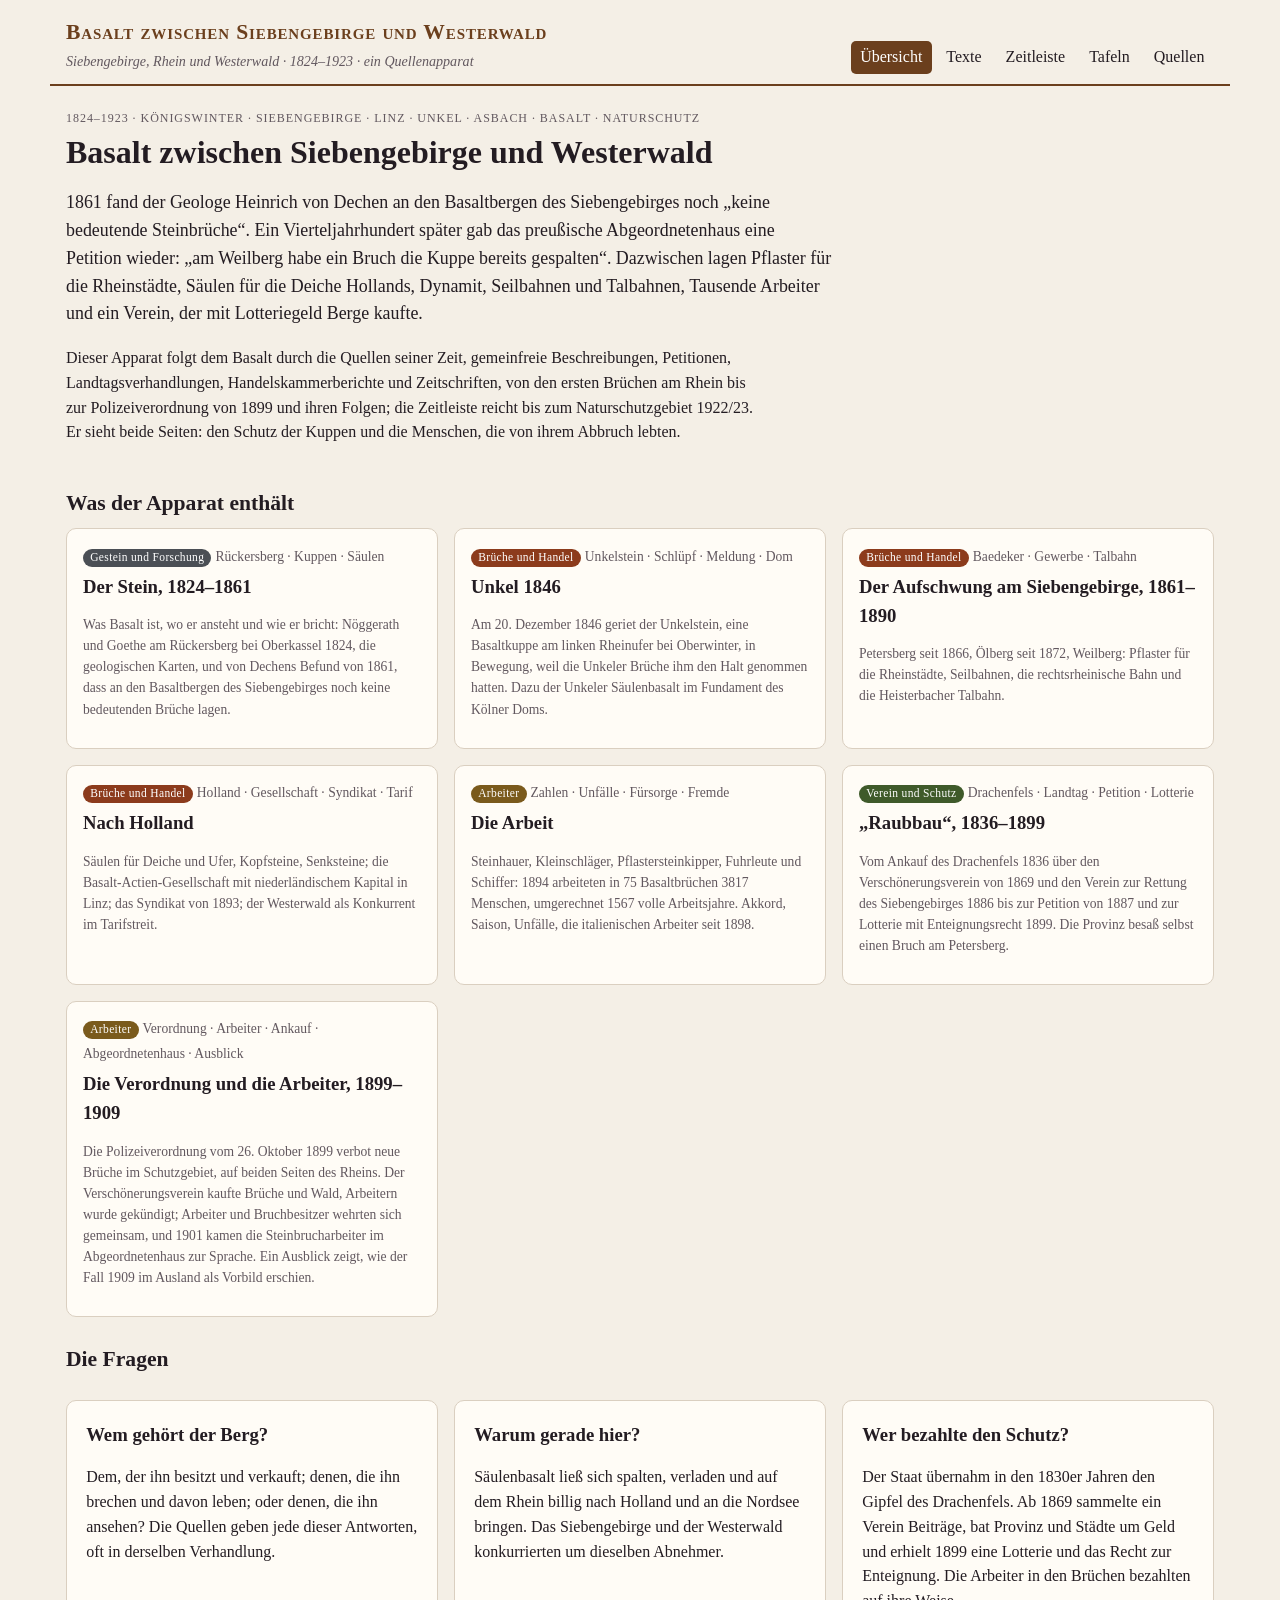
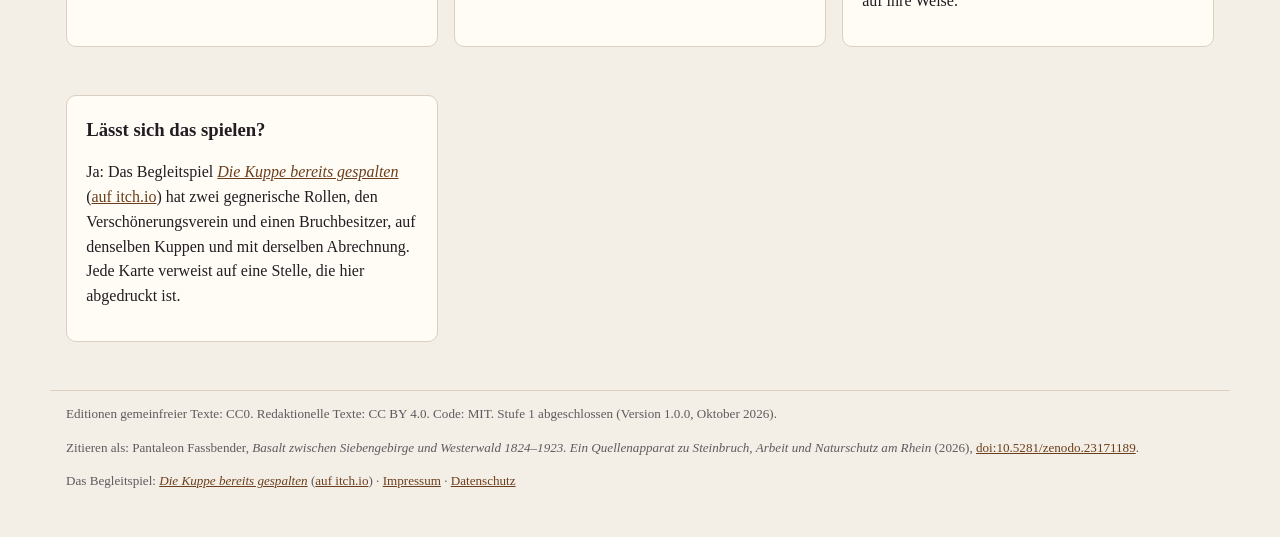
<file: index.html>
<!doctype html>
<html lang="de">
<head>
<meta charset="utf-8">
<meta name="viewport" content="width=device-width, initial-scale=1">
<title>Basalt zwischen Siebengebirge und Westerwald 1824–1923</title>
<meta name="description" content="Ein Quellenapparat zum Basaltabbau zwischen Siebengebirge und Westerwald, 1824–1923: Brüche, Holland, Arbeiter und die Rettung des Siebengebirges, in gemeinfreien Petitionen, Landtagsverhandlungen, Handelskammerberichten und Zeitschriften.">
<meta property="og:type" content="website">
<meta property="og:title" content="Basalt zwischen Siebengebirge und Westerwald 1824–1923">
<meta property="og:description" content="„Am Weilberg habe ein Bruch die Kuppe bereits gespalten“: der Basalt am Rhein in seinen Quellen.">
<link rel="stylesheet" href="style.css">
</head>
<body>
<header class="top">
  <a class="brand" href="#/">
    <strong>Basalt zwischen Siebengebirge und Westerwald</strong>
    <em>Siebengebirge, Rhein und Westerwald · 1824–1923 · ein Quellenapparat</em>
  </a>
  <nav>
    <a href="#/">Übersicht</a>
    <a href="#/texts">Texte</a>
    <a href="#/compare" id="navCompare" hidden>Vergleich</a>
    <a href="#/timeline">Zeitleiste</a>
    <a href="#/plates" id="navPlates" hidden>Tafeln</a>
    <a href="#/sources">Quellen</a>
  </nav>
</header>
<main id="view" aria-live="polite"></main>
<footer>
  <p>Editionen gemeinfreier Texte: CC0. Redaktionelle Texte: CC BY 4.0. Code: MIT. Stufe 1 abgeschlossen (Version 1.0.0, Oktober 2026).</p>
  <p>Zitieren als: Pantaleon Fassbender, <em>Basalt zwischen Siebengebirge und Westerwald 1824–1923. Ein Quellenapparat zu Steinbruch, Arbeit und Naturschutz am Rhein</em> (2026), <a href="https://doi.org/10.5281/zenodo.23171189">doi:10.5281/zenodo.23171189</a>.</p>
  <p>Das Begleitspiel: <a href="https://die-kuppe-bereits-gespalten.netlify.app/" target="_blank" rel="noopener"><em>Die Kuppe bereits gespalten</em></a> (<a href="https://leofassb.itch.io/die-kuppe-bereits-gespalten" target="_blank" rel="noopener">auf itch.io</a>) · <a href="legal.html#notice">Impressum</a> · <a href="legal.html#privacy">Datenschutz</a></p>
</footer>
<script src="app.js"></script>
</body>
</html>
</file>
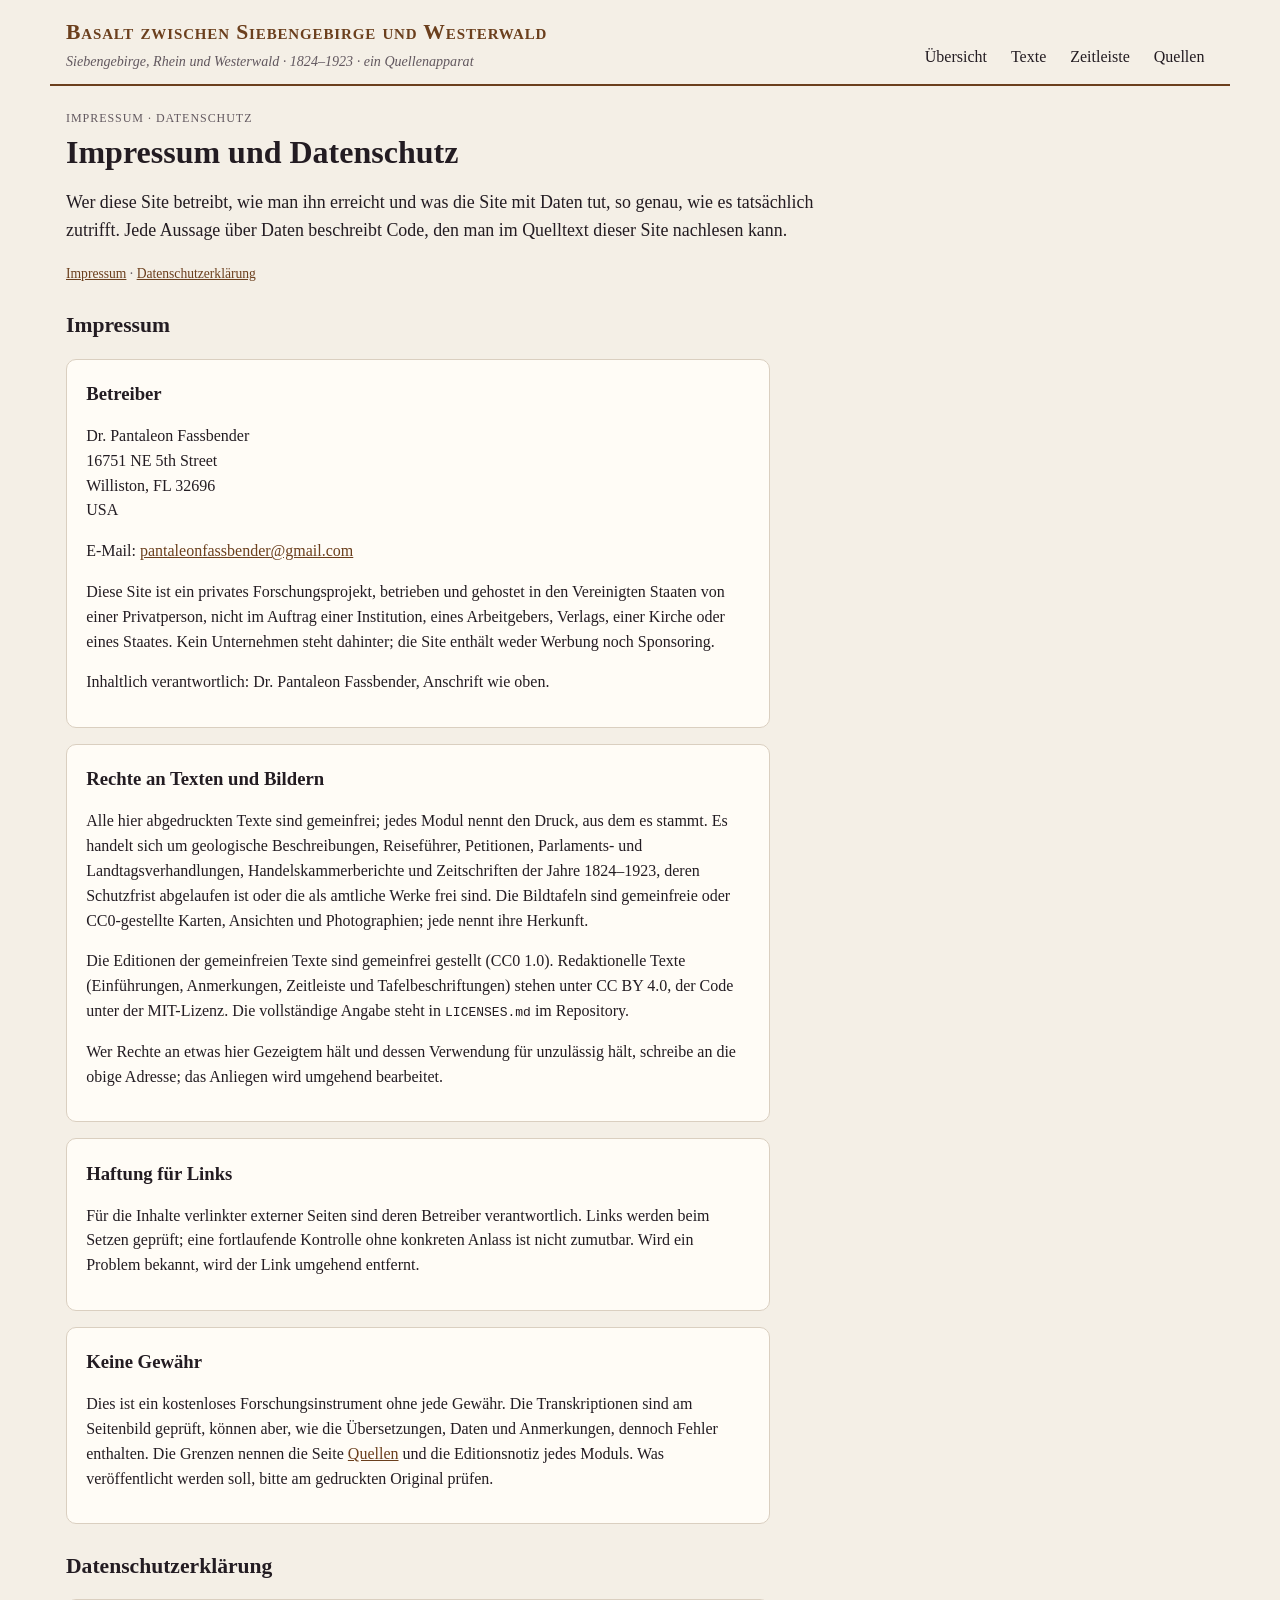
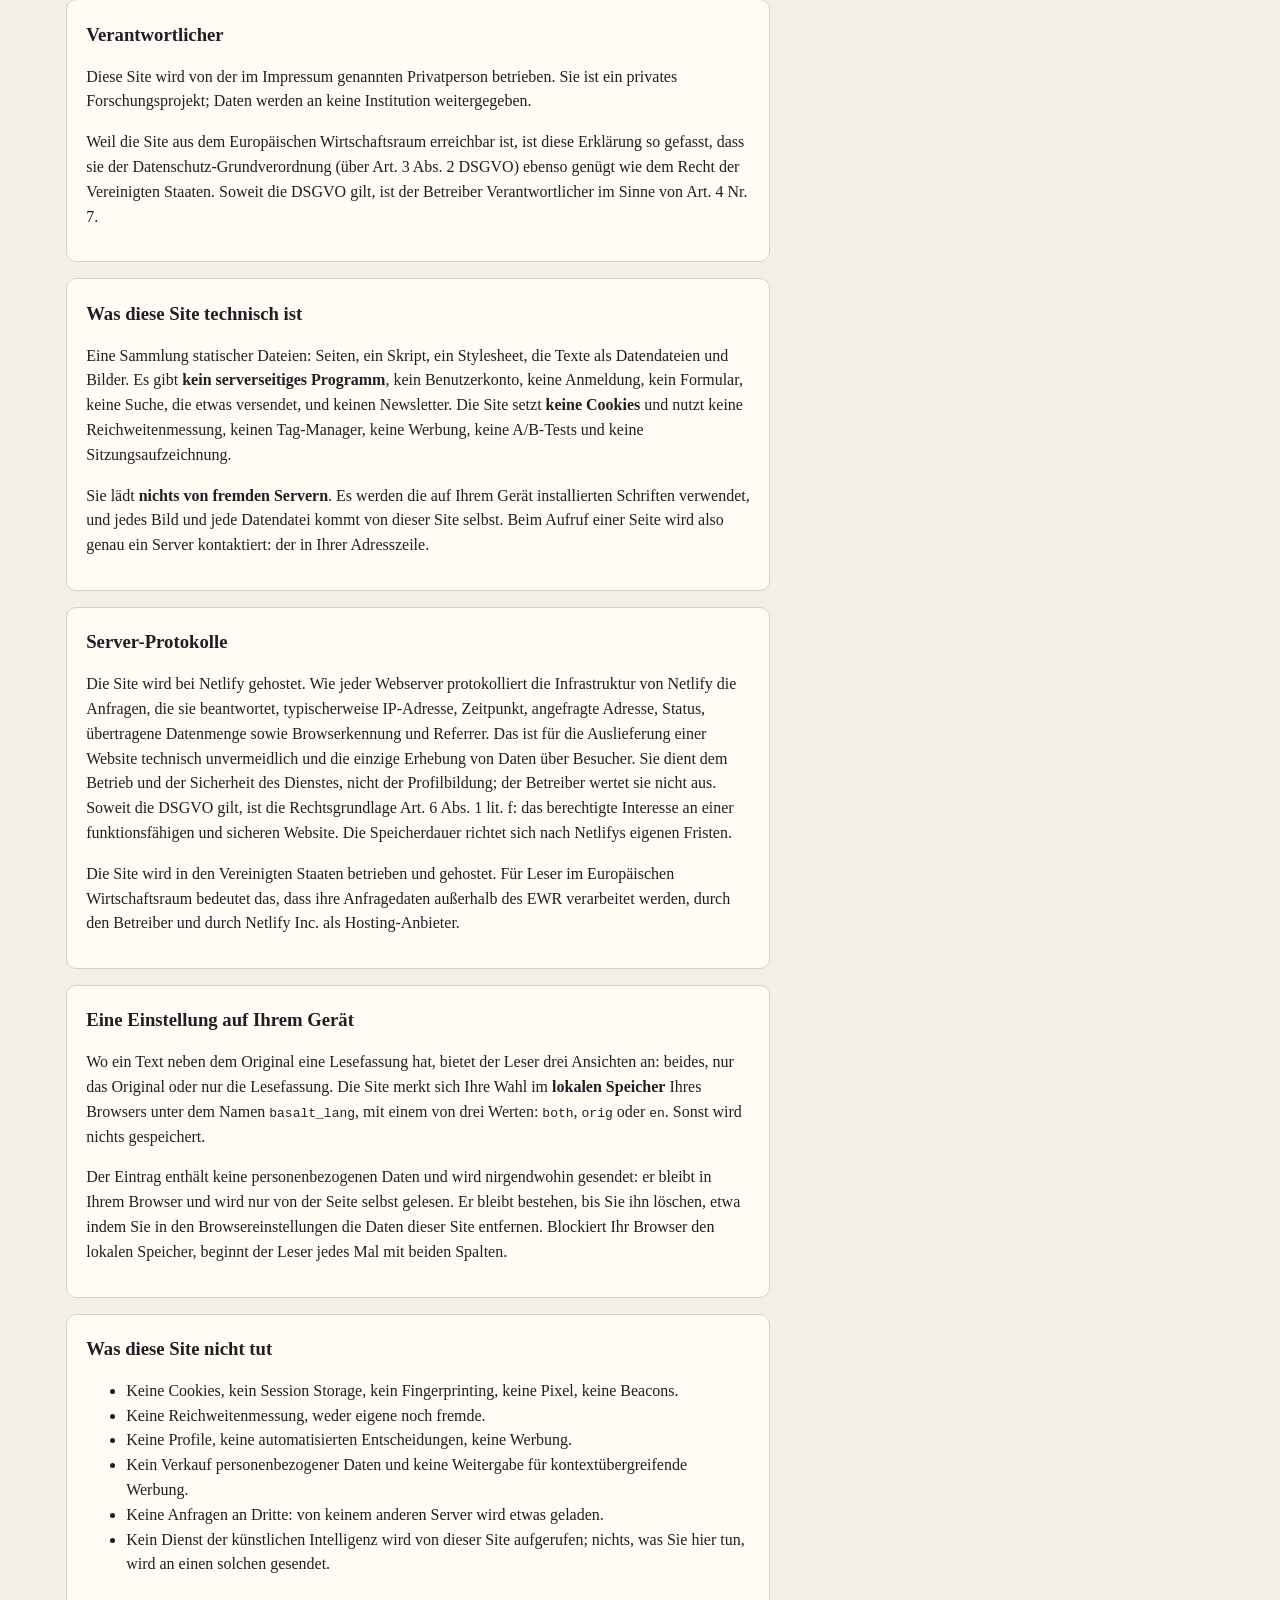
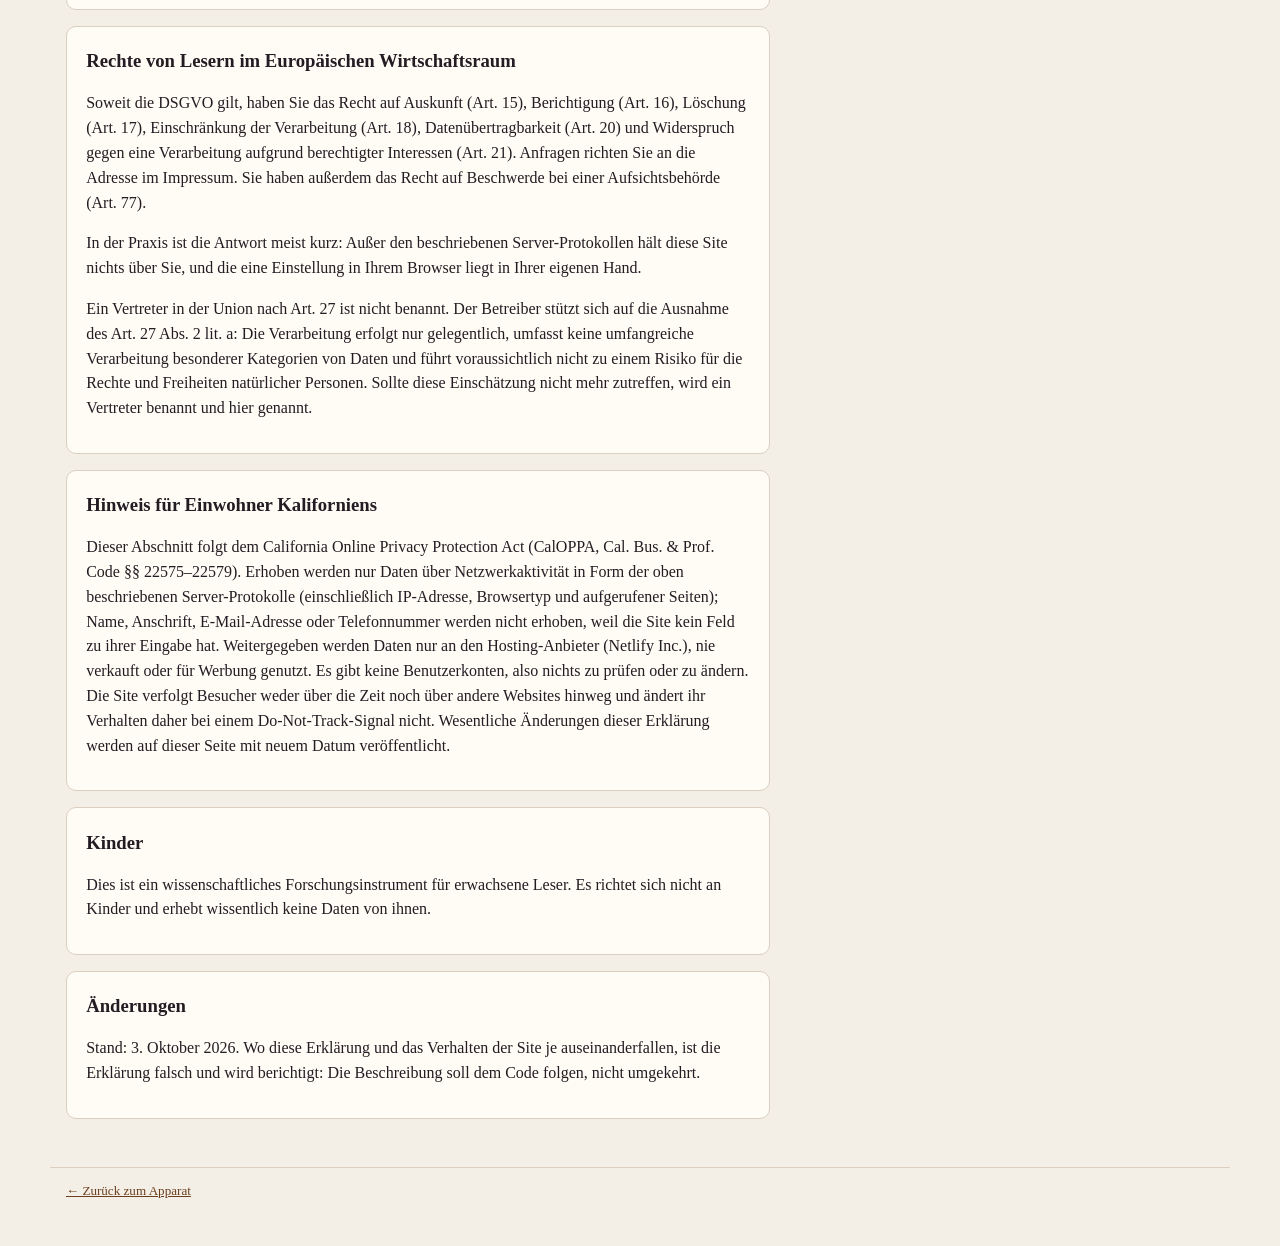
<file: legal.html>
<!doctype html>
<html lang="de">
<head>
<meta charset="utf-8">
<meta name="viewport" content="width=device-width, initial-scale=1">
<title>Impressum und Datenschutz · Basalt zwischen Siebengebirge und Westerwald</title>
<meta name="description" content="Wer diese Site betreibt, wie man ihn erreicht und was die Site mit Daten tut.">
<link rel="stylesheet" href="style.css">
</head>
<body>
<header class="top">
  <a class="brand" href="index.html#/">
    <strong>Basalt zwischen Siebengebirge und Westerwald</strong>
    <em>Siebengebirge, Rhein und Westerwald · 1824–1923 · ein Quellenapparat</em>
  </a>
  <nav>
    <a href="index.html#/">Übersicht</a>
    <a href="index.html#/texts">Texte</a>
    <a href="index.html#/timeline">Zeitleiste</a>
    <a href="index.html#/sources">Quellen</a>
  </nav>
</header>
<main>
  <span class="tag">Impressum · Datenschutz</span>
  <h1>Impressum und Datenschutz</h1>
  <p class="lede">Wer diese Site betreibt, wie man ihn erreicht und was die Site mit Daten tut, so genau, wie es tatsächlich zutrifft. Jede Aussage über Daten beschreibt Code, den man im Quelltext dieser Site nachlesen kann.</p>
  <p class="fine"><a href="#notice">Impressum</a> · <a href="#privacy">Datenschutzerklärung</a></p>

  <h2 id="notice">Impressum</h2>

  <div class="panel readable"><h3>Betreiber</h3>
    <p>Dr. Pantaleon Fassbender<br>16751 NE 5th Street<br>Williston, FL 32696<br>USA</p>
    <p>E-Mail: <a href="mailto:pantaleonfassbender@gmail.com">pantaleonfassbender@gmail.com</a></p>
    <p>Diese Site ist ein privates Forschungsprojekt, betrieben und gehostet in den Vereinigten Staaten von einer Privatperson, nicht im Auftrag einer Institution, eines Arbeitgebers, Verlags, einer Kirche oder eines Staates. Kein Unternehmen steht dahinter; die Site enthält weder Werbung noch Sponsoring.</p>
    <p>Inhaltlich verantwortlich: Dr. Pantaleon Fassbender, Anschrift wie oben.</p>
  </div>

  <div class="panel readable"><h3>Rechte an Texten und Bildern</h3>
    <p>Alle hier abgedruckten Texte sind gemeinfrei; jedes Modul nennt den Druck, aus dem es stammt. Es handelt sich um geologische Beschreibungen, Reiseführer, Petitionen, Parlaments- und Landtagsverhandlungen, Handelskammerberichte und Zeitschriften der Jahre 1824–1923, deren Schutzfrist abgelaufen ist oder die als amtliche Werke frei sind. Die Bildtafeln sind gemeinfreie oder CC0-gestellte Karten, Ansichten und Photographien; jede nennt ihre Herkunft.</p>
    <p>Die Editionen der gemeinfreien Texte sind gemeinfrei gestellt (CC0 1.0). Redaktionelle Texte (Einführungen, Anmerkungen, Zeitleiste und Tafelbeschriftungen) stehen unter CC BY 4.0, der Code unter der MIT-Lizenz. Die vollständige Angabe steht in <code>LICENSES.md</code> im Repository.</p>
    <p>Wer Rechte an etwas hier Gezeigtem hält und dessen Verwendung für unzulässig hält, schreibe an die obige Adresse; das Anliegen wird umgehend bearbeitet.</p>
  </div>

  <div class="panel readable"><h3>Haftung für Links</h3>
    <p>Für die Inhalte verlinkter externer Seiten sind deren Betreiber verantwortlich. Links werden beim Setzen geprüft; eine fortlaufende Kontrolle ohne konkreten Anlass ist nicht zumutbar. Wird ein Problem bekannt, wird der Link umgehend entfernt.</p>
  </div>

  <div class="panel readable"><h3>Keine Gewähr</h3>
    <p>Dies ist ein kostenloses Forschungsinstrument ohne jede Gewähr. Die Transkriptionen sind am Seitenbild geprüft, können aber, wie die Übersetzungen, Daten und Anmerkungen, dennoch Fehler enthalten. Die Grenzen nennen die Seite <a href="index.html#/sources">Quellen</a> und die Editionsnotiz jedes Moduls. Was veröffentlicht werden soll, bitte am gedruckten Original prüfen.</p>
  </div>

  <h2 id="privacy">Datenschutzerklärung</h2>

  <div class="panel readable"><h3>Verantwortlicher</h3>
    <p>Diese Site wird von der im Impressum genannten Privatperson betrieben. Sie ist ein privates Forschungsprojekt; Daten werden an keine Institution weitergegeben.</p>
    <p>Weil die Site aus dem Europäischen Wirtschaftsraum erreichbar ist, ist diese Erklärung so gefasst, dass sie der Datenschutz-Grundverordnung (über Art. 3 Abs. 2 DSGVO) ebenso genügt wie dem Recht der Vereinigten Staaten. Soweit die DSGVO gilt, ist der Betreiber Verantwortlicher im Sinne von Art. 4 Nr. 7.</p>
  </div>

  <div class="panel readable"><h3>Was diese Site technisch ist</h3>
    <p>Eine Sammlung statischer Dateien: Seiten, ein Skript, ein Stylesheet, die Texte als Datendateien und Bilder. Es gibt <strong>kein serverseitiges Programm</strong>, kein Benutzerkonto, keine Anmeldung, kein Formular, keine Suche, die etwas versendet, und keinen Newsletter. Die Site setzt <strong>keine Cookies</strong> und nutzt keine Reichweitenmessung, keinen Tag-Manager, keine Werbung, keine A/B-Tests und keine Sitzungsaufzeichnung.</p>
    <p>Sie lädt <strong>nichts von fremden Servern</strong>. Es werden die auf Ihrem Gerät installierten Schriften verwendet, und jedes Bild und jede Datendatei kommt von dieser Site selbst. Beim Aufruf einer Seite wird also genau ein Server kontaktiert: der in Ihrer Adresszeile.</p>
  </div>

  <div class="panel readable"><h3>Server-Protokolle</h3>
    <p>Die Site wird bei Netlify gehostet. Wie jeder Webserver protokolliert die Infrastruktur von Netlify die Anfragen, die sie beantwortet, typischerweise IP-Adresse, Zeitpunkt, angefragte Adresse, Status, übertragene Datenmenge sowie Browserkennung und Referrer. Das ist für die Auslieferung einer Website technisch unvermeidlich und die einzige Erhebung von Daten über Besucher. Sie dient dem Betrieb und der Sicherheit des Dienstes, nicht der Profilbildung; der Betreiber wertet sie nicht aus. Soweit die DSGVO gilt, ist die Rechtsgrundlage Art. 6 Abs. 1 lit. f: das berechtigte Interesse an einer funktionsfähigen und sicheren Website. Die Speicherdauer richtet sich nach Netlifys eigenen Fristen.</p>
    <p>Die Site wird in den Vereinigten Staaten betrieben und gehostet. Für Leser im Europäischen Wirtschaftsraum bedeutet das, dass ihre Anfragedaten außerhalb des EWR verarbeitet werden, durch den Betreiber und durch Netlify Inc. als Hosting-Anbieter.</p>
  </div>

  <div class="panel readable"><h3>Eine Einstellung auf Ihrem Gerät</h3>
    <p>Wo ein Text neben dem Original eine Lesefassung hat, bietet der Leser drei Ansichten an: beides, nur das Original oder nur die Lesefassung. Die Site merkt sich Ihre Wahl im <strong>lokalen Speicher</strong> Ihres Browsers unter dem Namen <code>basalt_lang</code>, mit einem von drei Werten: <code>both</code>, <code>orig</code> oder <code>en</code>. Sonst wird nichts gespeichert.</p>
    <p>Der Eintrag enthält keine personenbezogenen Daten und wird nirgendwohin gesendet: er bleibt in Ihrem Browser und wird nur von der Seite selbst gelesen. Er bleibt bestehen, bis Sie ihn löschen, etwa indem Sie in den Browsereinstellungen die Daten dieser Site entfernen. Blockiert Ihr Browser den lokalen Speicher, beginnt der Leser jedes Mal mit beiden Spalten.</p>
  </div>

  <div class="panel readable"><h3>Was diese Site nicht tut</h3>
    <ul>
      <li>Keine Cookies, kein Session Storage, kein Fingerprinting, keine Pixel, keine Beacons.</li>
      <li>Keine Reichweitenmessung, weder eigene noch fremde.</li>
      <li>Keine Profile, keine automatisierten Entscheidungen, keine Werbung.</li>
      <li>Kein Verkauf personenbezogener Daten und keine Weitergabe für kontextübergreifende Werbung.</li>
      <li>Keine Anfragen an Dritte: von keinem anderen Server wird etwas geladen.</li>
      <li>Kein Dienst der künstlichen Intelligenz wird von dieser Site aufgerufen; nichts, was Sie hier tun, wird an einen solchen gesendet.</li>
    </ul>
  </div>

  <div class="panel readable"><h3>Rechte von Lesern im Europäischen Wirtschaftsraum</h3>
    <p>Soweit die DSGVO gilt, haben Sie das Recht auf Auskunft (Art. 15), Berichtigung (Art. 16), Löschung (Art. 17), Einschränkung der Verarbeitung (Art. 18), Datenübertragbarkeit (Art. 20) und Widerspruch gegen eine Verarbeitung aufgrund berechtigter Interessen (Art. 21). Anfragen richten Sie an die Adresse im Impressum. Sie haben außerdem das Recht auf Beschwerde bei einer Aufsichtsbehörde (Art. 77).</p>
    <p>In der Praxis ist die Antwort meist kurz: Außer den beschriebenen Server-Protokollen hält diese Site nichts über Sie, und die eine Einstellung in Ihrem Browser liegt in Ihrer eigenen Hand.</p>
    <p>Ein Vertreter in der Union nach Art. 27 ist nicht benannt. Der Betreiber stützt sich auf die Ausnahme des Art. 27 Abs. 2 lit. a: Die Verarbeitung erfolgt nur gelegentlich, umfasst keine umfangreiche Verarbeitung besonderer Kategorien von Daten und führt voraussichtlich nicht zu einem Risiko für die Rechte und Freiheiten natürlicher Personen. Sollte diese Einschätzung nicht mehr zutreffen, wird ein Vertreter benannt und hier genannt.</p>
  </div>

  <div class="panel readable"><h3>Hinweis für Einwohner Kaliforniens</h3>
    <p>Dieser Abschnitt folgt dem California Online Privacy Protection Act (CalOPPA, Cal. Bus. &amp; Prof. Code §§ 22575–22579). Erhoben werden nur Daten über Netzwerkaktivität in Form der oben beschriebenen Server-Protokolle (einschließlich IP-Adresse, Browsertyp und aufgerufener Seiten); Name, Anschrift, E-Mail-Adresse oder Telefonnummer werden nicht erhoben, weil die Site kein Feld zu ihrer Eingabe hat. Weitergegeben werden Daten nur an den Hosting-Anbieter (Netlify Inc.), nie verkauft oder für Werbung genutzt. Es gibt keine Benutzerkonten, also nichts zu prüfen oder zu ändern. Die Site verfolgt Besucher weder über die Zeit noch über andere Websites hinweg und ändert ihr Verhalten daher bei einem Do-Not-Track-Signal nicht. Wesentliche Änderungen dieser Erklärung werden auf dieser Seite mit neuem Datum veröffentlicht.</p>
  </div>

  <div class="panel readable"><h3>Kinder</h3>
    <p>Dies ist ein wissenschaftliches Forschungsinstrument für erwachsene Leser. Es richtet sich nicht an Kinder und erhebt wissentlich keine Daten von ihnen.</p>
  </div>

  <div class="panel readable"><h3>Änderungen</h3>
    <p>Stand: 3. Oktober 2026. Wo diese Erklärung und das Verhalten der Site je auseinanderfallen, ist die Erklärung falsch und wird berichtigt: Die Beschreibung soll dem Code folgen, nicht umgekehrt.</p>
  </div>
</main>
<footer>
  <p><a href="index.html#/">← Zurück zum Apparat</a></p>
</footer>
</body>
</html>
</file>
<file: style.css>
:root{
  --paper:#f4efe6; --panel:#fffcf6; --ink:#231c22; --ink2:#62585f; --line:#dacfc0;
  --red:#6b3f1d; --gold:#8a6d2f; --sea:#2f5d62;
  --stein:#4b4f55; --bruch:#8c3b1c; --arbeit:#7a5a1c; --schutz:#3f5a2a; --staat:#2f4f7a;
  --serif:"Iowan Old Style","Palatino Linotype",Palatino,"Book Antiqua",Georgia,serif;
}
*{box-sizing:border-box}
body{margin:0; background:var(--paper); color:var(--ink); font-family:var(--serif); line-height:1.55}
a{color:var(--red)}
.top{display:flex; justify-content:space-between; align-items:flex-end; flex-wrap:wrap; gap:.6rem 1.5rem;
  max-width:1180px; margin:0 auto; padding:1rem 16px .6rem; border-bottom:2px solid var(--red)}
.brand{text-decoration:none; color:inherit}
.brand strong{display:block; font-size:1.35rem; color:var(--red); font-variant:small-caps; letter-spacing:.04em}
.brand em{font-size:.88rem; color:var(--ink2)}
.top nav{display:flex; gap:.3rem; flex-wrap:wrap}
.top nav a{text-decoration:none; color:var(--ink); padding:.25rem .6rem; border-radius:5px}
.top nav a.on{background:var(--red); color:#fff}
main{max-width:1180px; margin:0 auto; padding:1.2rem 16px 2rem}
footer{max-width:1180px; margin:0 auto; padding:0 16px 2rem; font-size:.82rem; color:var(--ink2); border-top:1px solid var(--line)}
h1{font-size:2rem; margin:.2rem 0 .6rem; line-height:1.2}
h2{font-size:1.35rem; margin:1.6rem 0 .5rem}
h3{margin:.2rem 0 .3rem}
.lede{font-size:1.12rem; max-width:48rem}
.fine{font-size:.85rem; color:var(--ink2)}
.tag{font-size:.75rem; letter-spacing:.08em; text-transform:uppercase; color:var(--ink2)}
.panel{background:var(--panel); border:1px solid var(--line); border-radius:10px; padding:1rem 1.2rem; margin:1rem 0}
.readable{max-width:44rem}
.grid{display:grid; gap:1rem}
.g2{grid-template-columns:repeat(auto-fill,minmax(300px,1fr))}
.g4{grid-template-columns:repeat(auto-fill,minmax(210px,1fr))}
.card{background:var(--panel); border:1px solid var(--line); border-radius:10px; padding:.9rem 1rem; text-decoration:none; color:inherit; display:block}
a.card:hover{border-color:var(--red)}
.card.planned{opacity:.72; border-style:dashed}
.side{display:inline-block; font-size:.72rem; padding:0 .45rem; border-radius:99px; color:#fff; letter-spacing:.03em}
.side.stein{background:var(--stein)} .side.bruch{background:var(--bruch)} .side.staat{background:var(--staat)}
.side.arbeit{background:var(--arbeit)} .side.schutz{background:var(--schutz)}
.hero{display:grid; grid-template-columns:minmax(0,1.5fr) minmax(0,1fr); gap:1.5rem; align-items:start}
.hero.one{grid-template-columns:1fr}
.hero img{width:100%; border-radius:8px; border:1px solid var(--line)}
figure{margin:0}
figcaption{font-size:.85rem; color:var(--ink2); margin-top:.4rem}
.quote{border-left:3px solid var(--red); padding:.2rem 0 .2rem 1rem; margin:1rem 0; font-style:italic}
/* reader */
.toc{display:flex; flex-wrap:wrap; gap:.4rem; margin:.6rem 0 1rem}
.toc a{border:1px solid var(--line); border-radius:6px; padding:.2rem .6rem; text-decoration:none; color:var(--ink); background:var(--panel); font-size:.9rem}
.toc a.on{border-color:var(--red); background:var(--red); color:#fff}
.langbar{display:flex; gap:.3rem; margin:.4rem 0 1rem}
.langbar button{font:inherit; font-size:.85rem; background:var(--panel); border:1px solid var(--line); border-radius:6px; padding:.2rem .7rem; cursor:pointer}
.langbar button.on{background:var(--ink); color:var(--paper); border-color:var(--ink)}
.unit{display:grid; grid-template-columns:4.6rem minmax(0,1fr); gap:.3rem .8rem; padding:.55rem 0; border-bottom:1px dotted var(--line)}
.unit .num{font-size:.78rem; color:var(--ink2); text-align:right; padding-top:.2rem}
.unit .num a{color:inherit; text-decoration:none}
.unit .pg{display:block; font-size:.7rem; line-height:1.25; margin-top:.3rem; color:var(--ink2); opacity:.85}
.unit.hl{background:#efdfe6}
.unit .cols{display:grid; grid-template-columns:1fr 1fr; gap:1.2rem}
.unit .cols.one{grid-template-columns:1fr}
.unit .orig{color:var(--ink2)}
.unit .orig[lang=grc]{font-family:"Gentium Plus","Gentium Book Plus","Palatino Linotype","GFS Didot","Times New Roman",serif; color:var(--ink); font-size:1.02em; line-height:1.6}
.unit.label .text{font-variant:small-caps; letter-spacing:.03em; font-weight:600; color:var(--red)}
.unit h4{margin:0 0 .3rem; font-size:.95rem; color:var(--red)}
.unit .text,.unit .orig{white-space:pre-line}
.unit .orig[dir=rtl]{font-family:"Traditional Arabic","Sakkal Majalla","Noto Naskh Arabic","Geeza Pro",serif; font-size:1.3em; line-height:1.9; color:var(--ink)}
.unit .translit{margin-top:.5rem; font-size:.88em; font-style:italic; color:var(--ink2)}
.note{grid-column:2; font-size:.84rem; color:var(--ink2); border-left:2px solid var(--gold); padding-left:.6rem}
.hinweis{font-size:.9rem}
/* timeline */
.tl{position:relative; margin:1rem 0 0 .6rem; padding-left:1.4rem; border-left:2px solid var(--line)}
.st{position:relative; margin:0 0 1.2rem; display:grid; grid-template-columns:minmax(0,1fr) 140px; gap:1rem; align-items:start}
.st::before{content:""; position:absolute; left:-1.95rem; top:.35rem; width:12px; height:12px; border-radius:50%; background:var(--c,var(--ink)); border:2px solid var(--paper)}
.st .d{font-size:.82rem; color:var(--ink2)}
.st img{width:140px; border-radius:6px; border:1px solid var(--line)}
.st p{margin:.2rem 0}
.legend{display:flex; flex-wrap:wrap; gap:.4rem}
/* plates */
.plate img{width:100%; border-radius:6px; border:1px solid var(--line); background:#fff}
.secplates{margin:1rem 0}
.secplates figcaption{font-size:.85rem}
.viz{margin:1rem 0; overflow-x:auto; border:1px solid var(--line); border-radius:8px; padding:.6rem; background:var(--panel)}
.viz svg{display:block; width:100%; min-width:600px; height:auto}
.viz .vcap{font-size:.85rem; margin:.4rem 0 0}
.lightbox{position:fixed; inset:0; background:rgba(20,16,12,.85); display:flex; align-items:center; justify-content:center; padding:16px; z-index:10}
.lightbox img{max-width:100%; max-height:86vh; border-radius:6px}
.lightbox .cap{color:#f5efe2; max-width:44rem; font-size:.9rem; margin-top:.6rem}
.lightbox figure{text-align:center}
/* compare */
.cmp{display:grid; gap:1rem; margin-top:1rem}
.cmp.n2{grid-template-columns:1fr 1fr}
.cmp.n3{grid-template-columns:repeat(3,minmax(0,1fr))}
.cmp.n4{grid-template-columns:1fr 1fr}
.voice{background:var(--panel); border:1px solid var(--line); border-radius:10px; padding:.8rem 1rem}
.vhead{border-bottom:1px solid var(--line); padding-bottom:.5rem; margin-bottom:.5rem}
.vunit{margin:.7rem 0}
.vunit .text{white-space:pre-line}
@media (max-width:760px){
  .cmp.n2,.cmp.n3,.cmp.n4{grid-template-columns:1fr}
  .hero{grid-template-columns:1fr}
  .unit .cols{grid-template-columns:1fr}
  .st{grid-template-columns:1fr}
  .st img{width:110px}
  h1{font-size:1.6rem}
}
@media (prefers-color-scheme: dark){
  :root:not([data-theme="light"]){--paper:#1c171b; --panel:#262026; --ink:#ece4ea; --ink2:#b3a8b0; --line:#43383f; --red:#d9a77c}
  :root:not([data-theme="light"]) .unit.hl{background:#3a2a35}
  :root:not([data-theme="light"]) .top nav a.on, :root:not([data-theme="light"]) .toc a.on{color:#1c171b}
}
</file>
